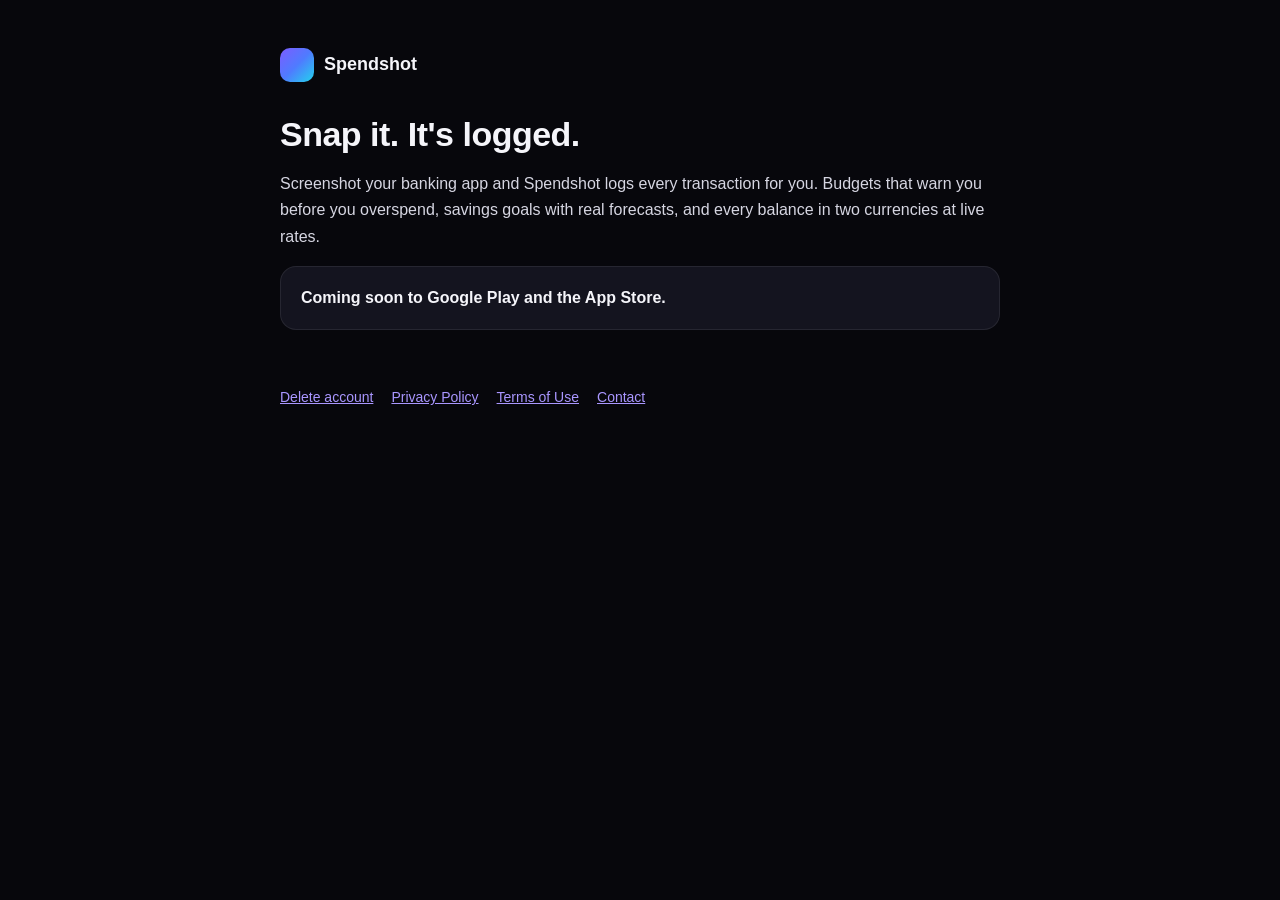
<file: index.html>
<!doctype html>
<html lang="en">
<head>
<meta charset="utf-8"><meta name="viewport" content="width=device-width, initial-scale=1">
<title>Spendshot · Budget &amp; Expenses</title>
<meta name="description" content="Screenshot your banking app and Spendshot logs every transaction for you. Budgets, goals and two-currency balances.">
<link rel="stylesheet" href="style.css">
</head>
<body><main>
<header><div class="logo"></div><a href="./">Spendshot</a></header>
<h1>Snap it. It's logged.</h1>
<p>Screenshot your banking app and Spendshot logs every transaction for you. Budgets that warn you before you overspend, savings goals with real forecasts, and every balance in two currencies at live rates.</p>
<div class="card"><strong>Coming soon to Google Play and the App Store.</strong></div>
<footer><a href="delete-account.html">Delete account</a><a href="privacy.html">Privacy Policy</a><a href="terms.html">Terms of Use</a><a href="mailto:spendshot.app@gmail.com">Contact</a></footer>
</main></body>
</html>
</file>
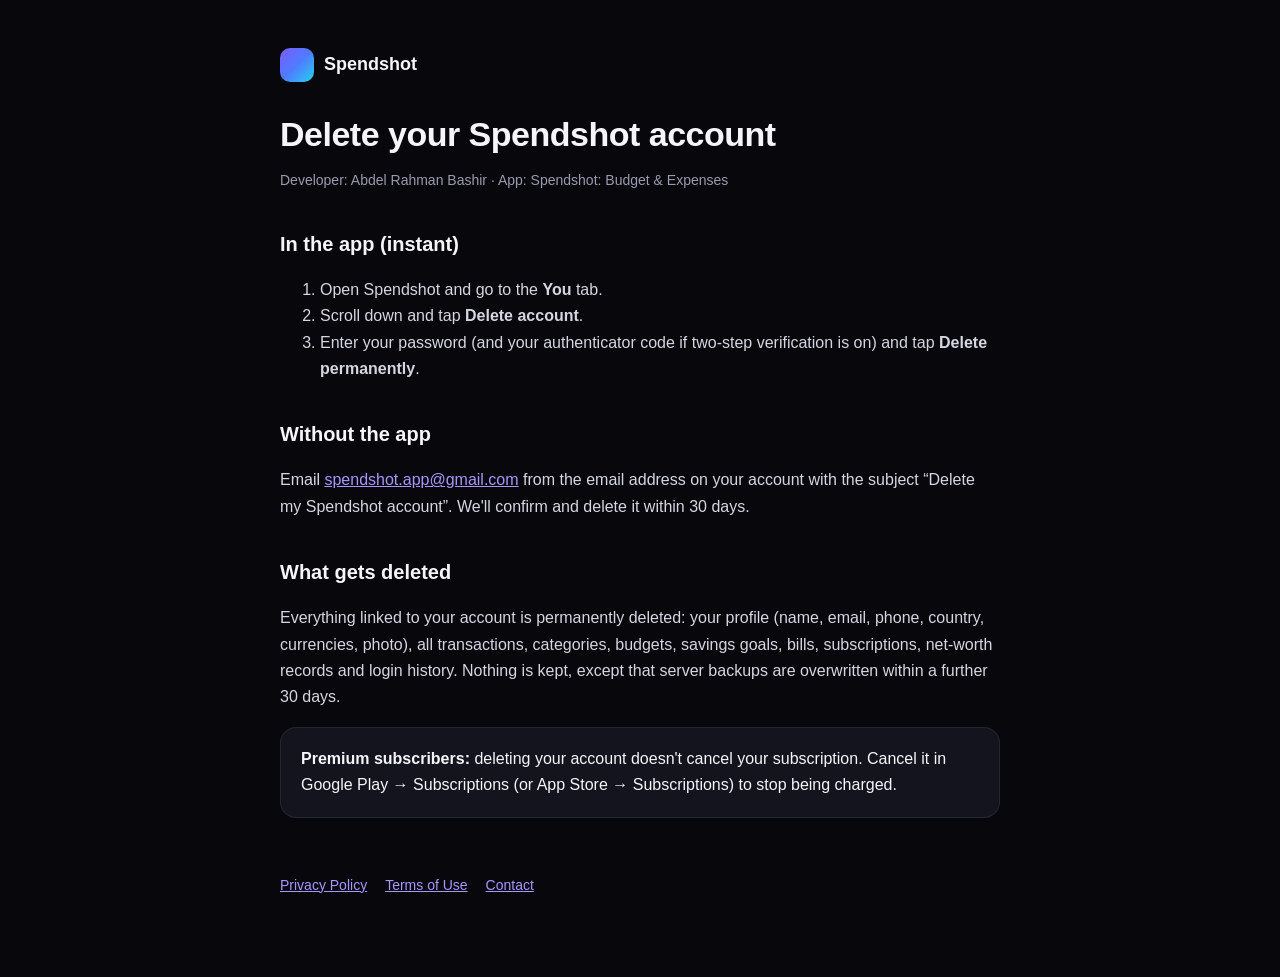
<file: delete-account.html>
<!doctype html>
<html lang="en">
<head>
<meta charset="utf-8"><meta name="viewport" content="width=device-width, initial-scale=1">
<title>Delete your account · Spendshot</title>
<meta name="description" content="How to delete your Spendshot account and data.">
<link rel="stylesheet" href="style.css">
</head>
<body><main>
<header><div class="logo"></div><a href="./">Spendshot</a></header>
<h1>Delete your Spendshot account</h1>
<p class="muted">Developer: Abdel Rahman Bashir · App: Spendshot: Budget &amp; Expenses</p>

<h2>In the app (instant)</h2>
<ol>
<li>Open Spendshot and go to the <strong>You</strong> tab.</li>
<li>Scroll down and tap <strong>Delete account</strong>.</li>
<li>Enter your password (and your authenticator code if two-step verification is on) and tap <strong>Delete permanently</strong>.</li>
</ol>

<h2>Without the app</h2>
<p>Email <a href="mailto:spendshot.app@gmail.com?subject=Delete%20my%20Spendshot%20account">spendshot.app@gmail.com</a> from the email address on your account with the subject “Delete my Spendshot account”. We'll confirm and delete it within 30 days.</p>

<h2>What gets deleted</h2>
<p>Everything linked to your account is permanently deleted: your profile (name, email, phone, country, currencies, photo), all transactions, categories, budgets, savings goals, bills, subscriptions, net-worth records and login history. Nothing is kept, except that server backups are overwritten within a further 30 days.</p>

<div class="card"><strong>Premium subscribers:</strong> deleting your account doesn't cancel your subscription. Cancel it in Google Play → Subscriptions (or App Store → Subscriptions) to stop being charged.</div>

<footer><a href="privacy.html">Privacy Policy</a><a href="terms.html">Terms of Use</a><a href="mailto:spendshot.app@gmail.com">Contact</a></footer>
</main></body>
</html>
</file>
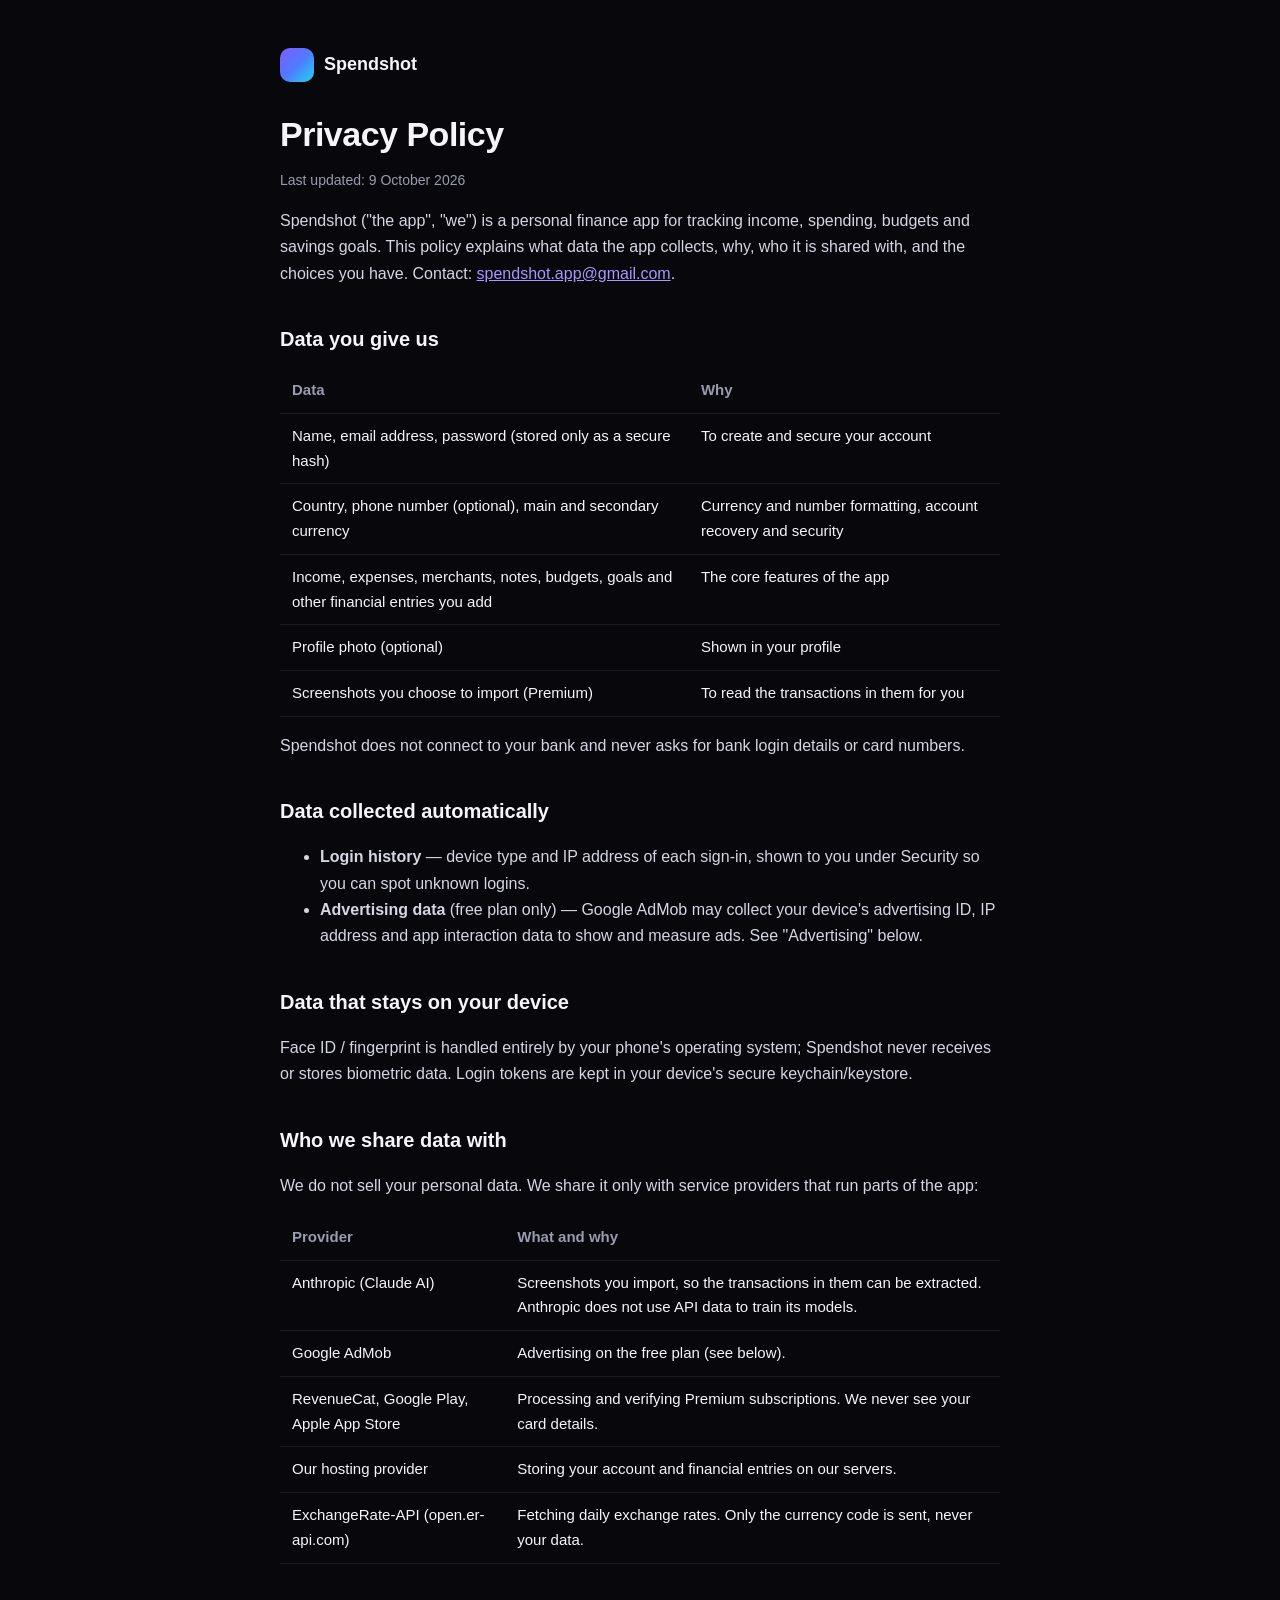
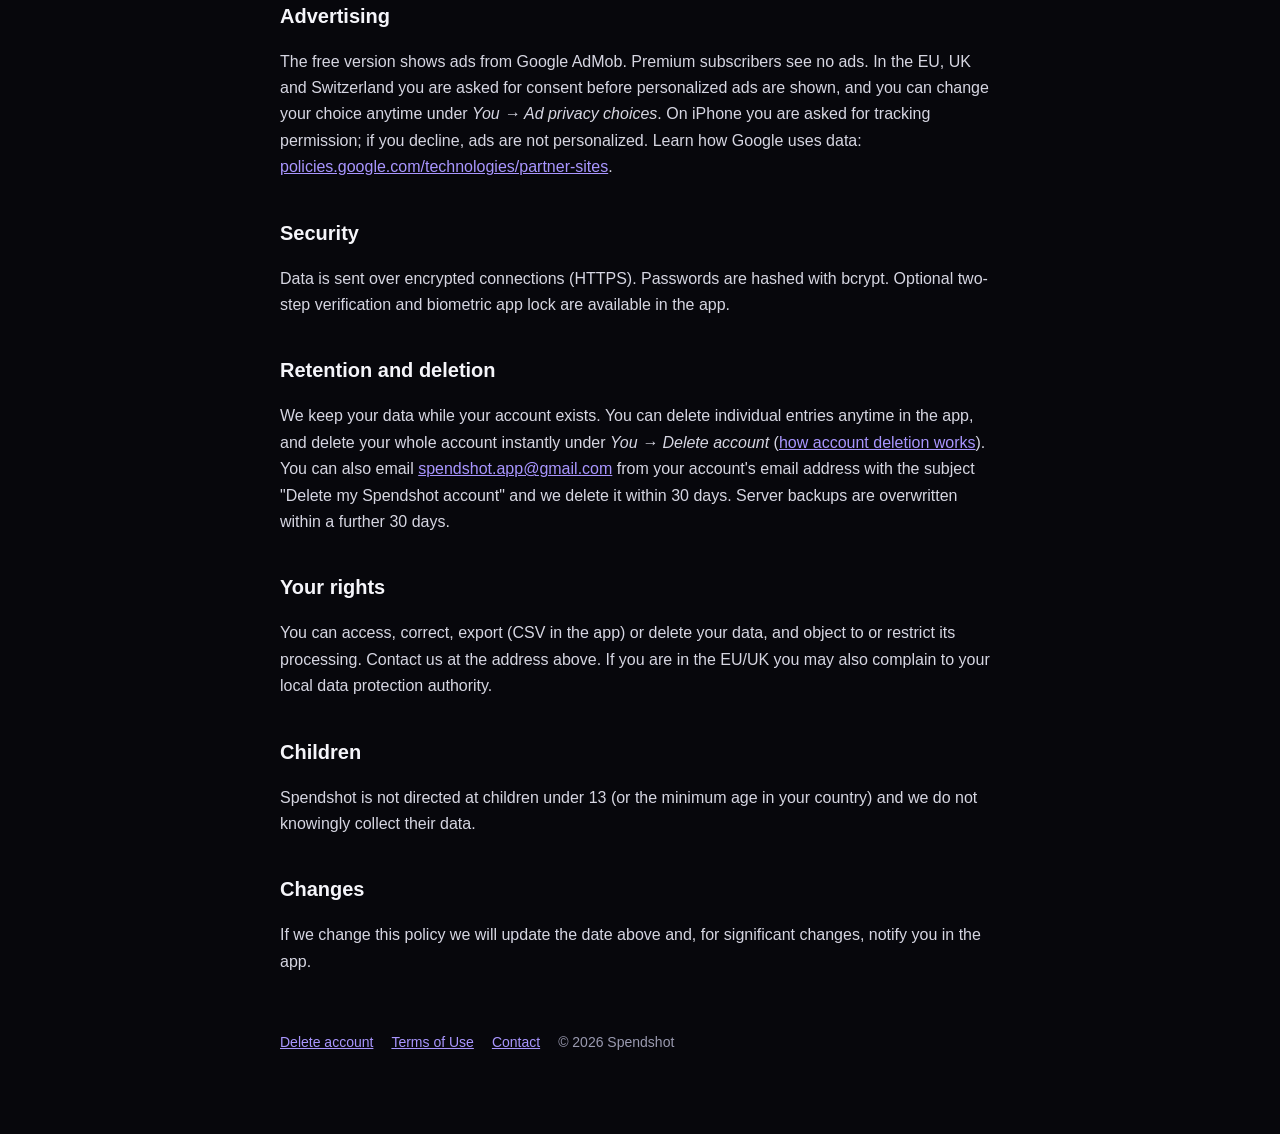
<file: privacy.html>
<!doctype html>
<html lang="en">
<head>
<meta charset="utf-8"><meta name="viewport" content="width=device-width, initial-scale=1">
<title>Privacy Policy · Spendshot</title>
<meta name="description" content="How Spendshot collects, uses and protects your data.">
<link rel="stylesheet" href="style.css">
</head>
<body><main>
<header><div class="logo"></div><a href="./">Spendshot</a></header>
<h1>Privacy Policy</h1>
<p class="muted">Last updated: 9 October 2026</p>

<p>Spendshot ("the app", "we") is a personal finance app for tracking income, spending, budgets and savings goals. This policy explains what data the app collects, why, who it is shared with, and the choices you have. Contact: <a href="mailto:spendshot.app@gmail.com">spendshot.app@gmail.com</a>.</p>

<h2>Data you give us</h2>
<table>
<tr><th>Data</th><th>Why</th></tr>
<tr><td>Name, email address, password (stored only as a secure hash)</td><td>To create and secure your account</td></tr>
<tr><td>Country, phone number (optional), main and secondary currency</td><td>Currency and number formatting, account recovery and security</td></tr>
<tr><td>Income, expenses, merchants, notes, budgets, goals and other financial entries you add</td><td>The core features of the app</td></tr>
<tr><td>Profile photo (optional)</td><td>Shown in your profile</td></tr>
<tr><td>Screenshots you choose to import (Premium)</td><td>To read the transactions in them for you</td></tr>
</table>
<p>Spendshot does not connect to your bank and never asks for bank login details or card numbers.</p>

<h2>Data collected automatically</h2>
<ul>
<li><strong>Login history</strong> — device type and IP address of each sign-in, shown to you under Security so you can spot unknown logins.</li>
<li><strong>Advertising data</strong> (free plan only) — Google AdMob may collect your device's advertising ID, IP address and app interaction data to show and measure ads. See "Advertising" below.</li>
</ul>

<h2>Data that stays on your device</h2>
<p>Face ID / fingerprint is handled entirely by your phone's operating system; Spendshot never receives or stores biometric data. Login tokens are kept in your device's secure keychain/keystore.</p>

<h2>Who we share data with</h2>
<p>We do not sell your personal data. We share it only with service providers that run parts of the app:</p>
<table>
<tr><th>Provider</th><th>What and why</th></tr>
<tr><td>Anthropic (Claude AI)</td><td>Screenshots you import, so the transactions in them can be extracted. Anthropic does not use API data to train its models.</td></tr>
<tr><td>Google AdMob</td><td>Advertising on the free plan (see below).</td></tr>
<tr><td>RevenueCat, Google Play, Apple App Store</td><td>Processing and verifying Premium subscriptions. We never see your card details.</td></tr>
<tr><td>Our hosting provider</td><td>Storing your account and financial entries on our servers.</td></tr>
<tr><td>ExchangeRate-API (open.er-api.com)</td><td>Fetching daily exchange rates. Only the currency code is sent, never your data.</td></tr>
</table>

<h2>Advertising</h2>
<p>The free version shows ads from Google AdMob. Premium subscribers see no ads. In the EU, UK and Switzerland you are asked for consent before personalized ads are shown, and you can change your choice anytime under <em>You → Ad privacy choices</em>. On iPhone you are asked for tracking permission; if you decline, ads are not personalized. Learn how Google uses data: <a href="https://policies.google.com/technologies/partner-sites">policies.google.com/technologies/partner-sites</a>.</p>

<h2>Security</h2>
<p>Data is sent over encrypted connections (HTTPS). Passwords are hashed with bcrypt. Optional two-step verification and biometric app lock are available in the app.</p>

<h2>Retention and deletion</h2>
<p>We keep your data while your account exists. You can delete individual entries anytime in the app, and delete your whole account instantly under <em>You → Delete account</em> (<a href="delete-account.html">how account deletion works</a>). You can also email <a href="mailto:spendshot.app@gmail.com?subject=Delete%20my%20Spendshot%20account">spendshot.app@gmail.com</a> from your account's email address with the subject "Delete my Spendshot account" and we delete it within 30 days. Server backups are overwritten within a further 30 days.</p>

<h2>Your rights</h2>
<p>You can access, correct, export (CSV in the app) or delete your data, and object to or restrict its processing. Contact us at the address above. If you are in the EU/UK you may also complain to your local data protection authority.</p>

<h2>Children</h2>
<p>Spendshot is not directed at children under 13 (or the minimum age in your country) and we do not knowingly collect their data.</p>

<h2>Changes</h2>
<p>If we change this policy we will update the date above and, for significant changes, notify you in the app.</p>

<footer><a href="delete-account.html">Delete account</a><a href="terms.html">Terms of Use</a><a href="mailto:spendshot.app@gmail.com">Contact</a><span>© 2026 Spendshot</span></footer>
</main></body>
</html>
</file>
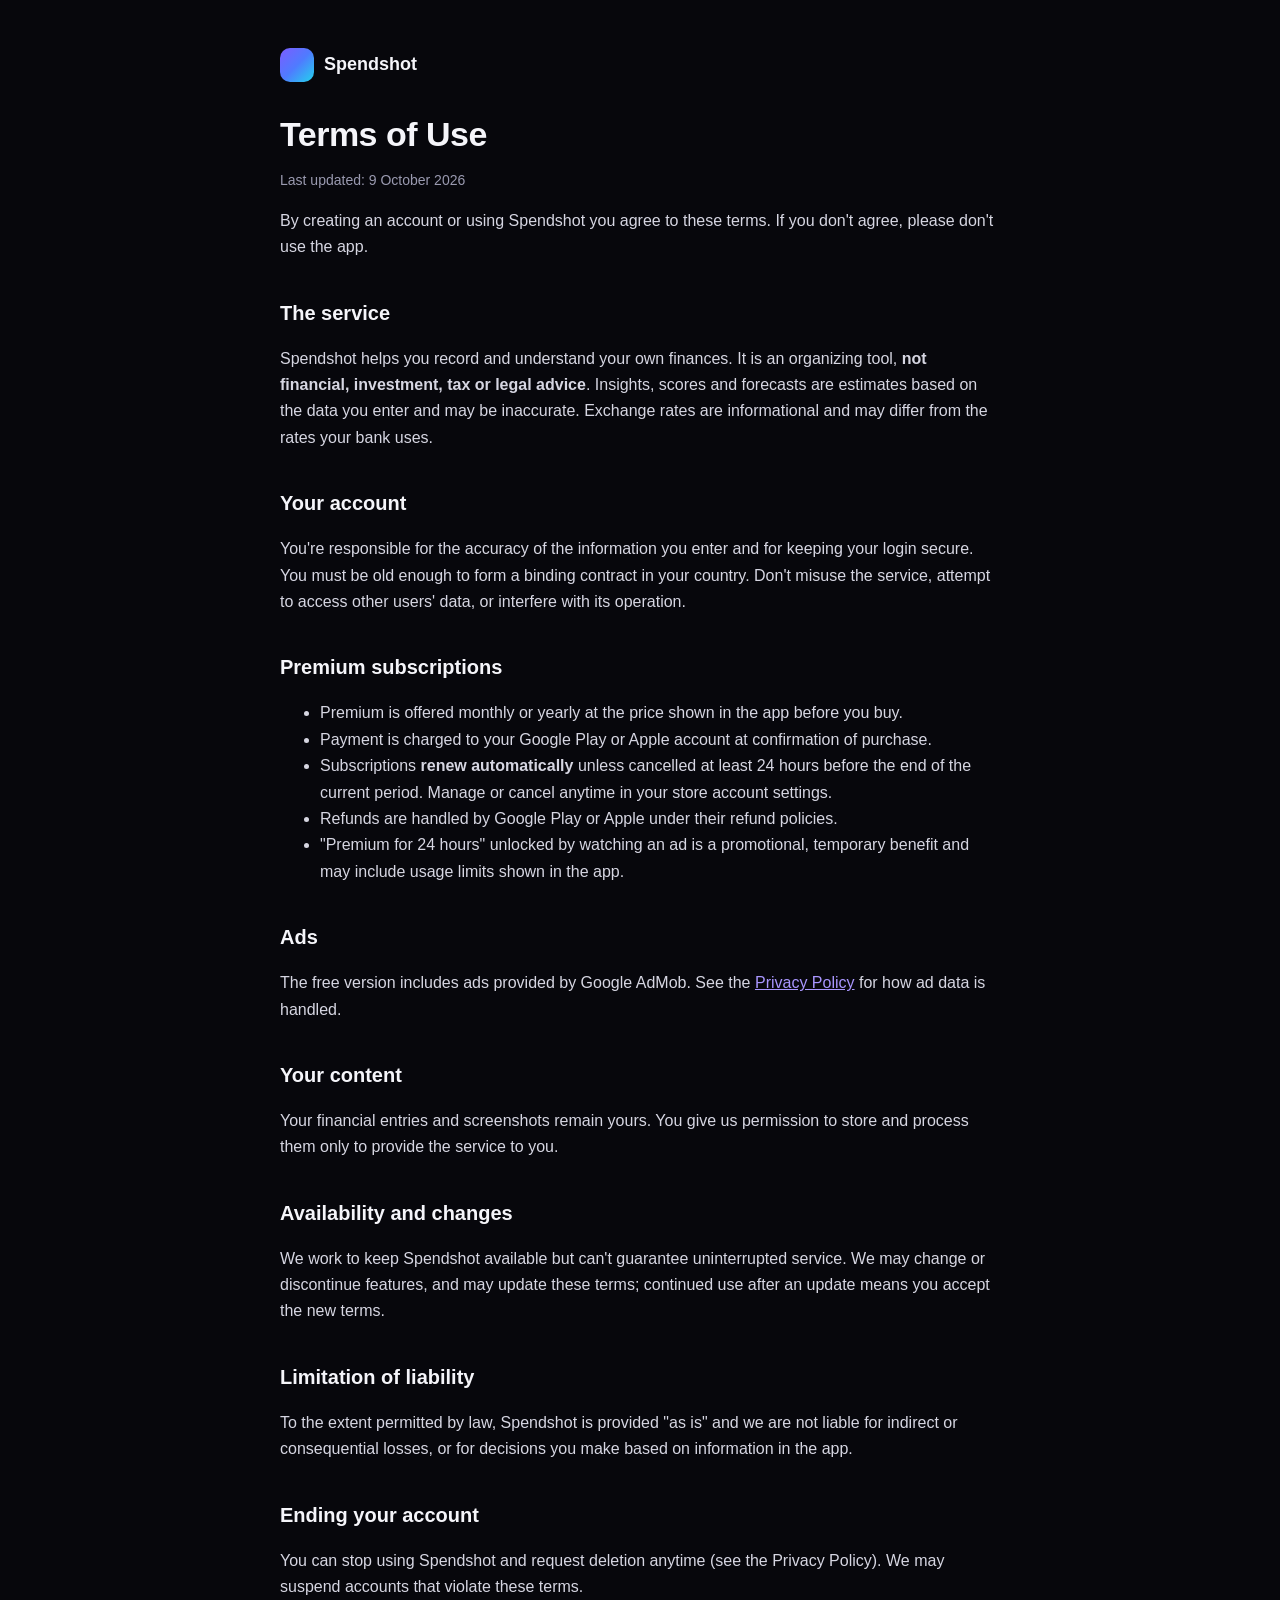
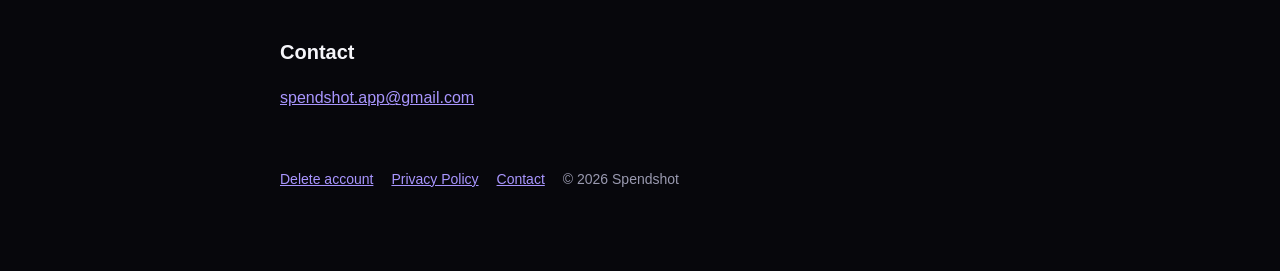
<file: terms.html>
<!doctype html>
<html lang="en">
<head>
<meta charset="utf-8"><meta name="viewport" content="width=device-width, initial-scale=1">
<title>Terms of Use · Spendshot</title>
<meta name="description" content="Terms for using Spendshot and Spendshot Premium.">
<link rel="stylesheet" href="style.css">
</head>
<body><main>
<header><div class="logo"></div><a href="./">Spendshot</a></header>
<h1>Terms of Use</h1>
<p class="muted">Last updated: 9 October 2026</p>

<p>By creating an account or using Spendshot you agree to these terms. If you don't agree, please don't use the app.</p>

<h2>The service</h2>
<p>Spendshot helps you record and understand your own finances. It is an organizing tool, <strong>not financial, investment, tax or legal advice</strong>. Insights, scores and forecasts are estimates based on the data you enter and may be inaccurate. Exchange rates are informational and may differ from the rates your bank uses.</p>

<h2>Your account</h2>
<p>You're responsible for the accuracy of the information you enter and for keeping your login secure. You must be old enough to form a binding contract in your country. Don't misuse the service, attempt to access other users' data, or interfere with its operation.</p>

<h2>Premium subscriptions</h2>
<ul>
<li>Premium is offered monthly or yearly at the price shown in the app before you buy.</li>
<li>Payment is charged to your Google Play or Apple account at confirmation of purchase.</li>
<li>Subscriptions <strong>renew automatically</strong> unless cancelled at least 24 hours before the end of the current period. Manage or cancel anytime in your store account settings.</li>
<li>Refunds are handled by Google Play or Apple under their refund policies.</li>
<li>"Premium for 24 hours" unlocked by watching an ad is a promotional, temporary benefit and may include usage limits shown in the app.</li>
</ul>

<h2>Ads</h2>
<p>The free version includes ads provided by Google AdMob. See the <a href="privacy.html">Privacy Policy</a> for how ad data is handled.</p>

<h2>Your content</h2>
<p>Your financial entries and screenshots remain yours. You give us permission to store and process them only to provide the service to you.</p>

<h2>Availability and changes</h2>
<p>We work to keep Spendshot available but can't guarantee uninterrupted service. We may change or discontinue features, and may update these terms; continued use after an update means you accept the new terms.</p>

<h2>Limitation of liability</h2>
<p>To the extent permitted by law, Spendshot is provided "as is" and we are not liable for indirect or consequential losses, or for decisions you make based on information in the app.</p>

<h2>Ending your account</h2>
<p>You can stop using Spendshot and request deletion anytime (see the Privacy Policy). We may suspend accounts that violate these terms.</p>

<h2>Contact</h2>
<p><a href="mailto:spendshot.app@gmail.com">spendshot.app@gmail.com</a></p>

<footer><a href="delete-account.html">Delete account</a><a href="privacy.html">Privacy Policy</a><a href="mailto:spendshot.app@gmail.com">Contact</a><span>© 2026 Spendshot</span></footer>
</main></body>
</html>
</file>
<file: style.css>
:root { --bg: #07070C; --surface: #14141F; --text: #F5F5FA; --muted: #9A9AB0; --accent: #7C5CFF; --border: rgba(255,255,255,0.08); }
* { box-sizing: border-box; }
body { margin: 0; background: var(--bg); color: var(--text); font: 16px/1.65 -apple-system, BlinkMacSystemFont, "Inter", "Segoe UI", sans-serif; }
main { max-width: 760px; margin: 0 auto; padding: 48px 20px 80px; }
header { display: flex; align-items: center; gap: 10px; margin-bottom: 32px; }
.logo { width: 34px; height: 34px; border-radius: 10px; background: linear-gradient(135deg, #7C5CFF, #4F7BFF, #22D3EE); }
header a { color: var(--text); text-decoration: none; font-weight: 700; font-size: 18px; }
h1 { font-size: 34px; line-height: 1.2; margin: 0 0 6px; letter-spacing: -0.5px; }
h2 { font-size: 20px; margin: 36px 0 8px; }
p, li { color: #D6D6E2; }
.muted { color: var(--muted); font-size: 14px; }
a { color: #A996FF; }
table { width: 100%; border-collapse: collapse; margin: 12px 0; font-size: 15px; }
th, td { text-align: left; padding: 10px 12px; border-bottom: 1px solid var(--border); vertical-align: top; }
th { color: var(--muted); font-weight: 600; }
.card { background: var(--surface); border: 1px solid var(--border); border-radius: 16px; padding: 18px 20px; margin: 16px 0; }
footer { margin-top: 56px; color: var(--muted); font-size: 14px; display: flex; gap: 18px; flex-wrap: wrap; }
</file>
